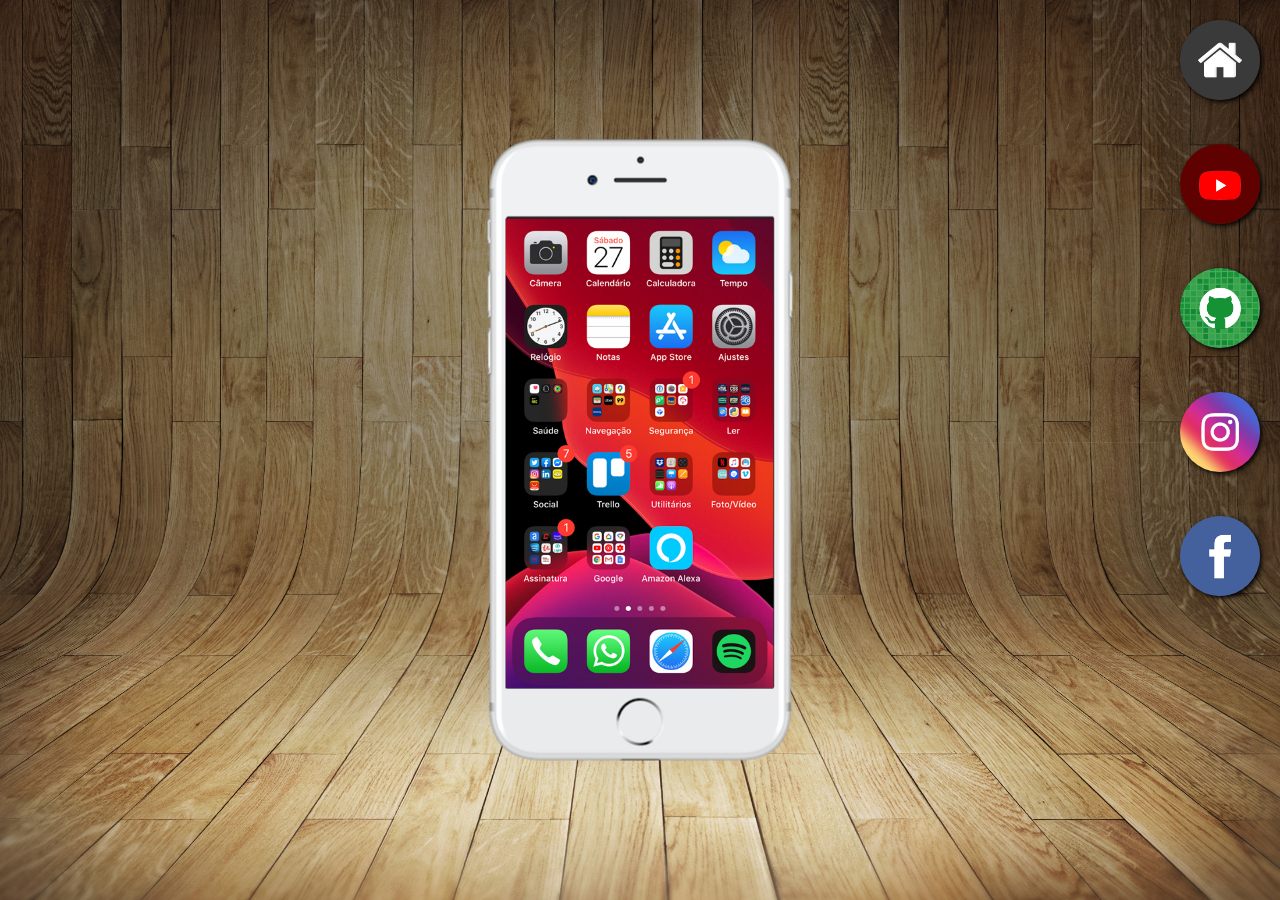
<file: index.html>
<!DOCTYPE html>
<html lang="en">
<head>
    <meta charset="UTF-8">
    <meta http-equiv="X-UA-Compatible" content="IE=edge">
    <meta name="viewport" content="width=device-width, initial-scale=1.0">
    <link rel="stylesheet" href="estilos/style.css">
    <link rel="shortcut icon" href="favicon.ico" type="image/x-icon">
    <title>Projeto Redes Sociais</title>
</head>
<body>
    <main>
        <section id="celular">
            <iframe src="home.html" name="tela" id="tela" frameborder="0">
                Seu navegador não é compatível
            </iframe>
        </section>

        <section >
                <a href="home.html" target="tela"> <img src="imagens/logo-home.jpg"
                alt="home" ></a><br>
                <a href="youtube.html" target="tela"> <img src="imagens/logo-youtube.jpg"
                alt="youtube" ><a><br>
                <a href="github.html" target="tela"> <img src="imagens/logo-github.jpg" alt="logo-github"></a><br>
                <a href="instagram.html" target="tela"> <img src="imagens/logo-instagram.jpg" alt="instagram"></a><br>
                <a href="face.html" target="tela"> <img src="imagens/logo-facebook.jpg" alt="facebook"></a>
               
        </section>

    </main>
    
    
</body>
</html>
</file>
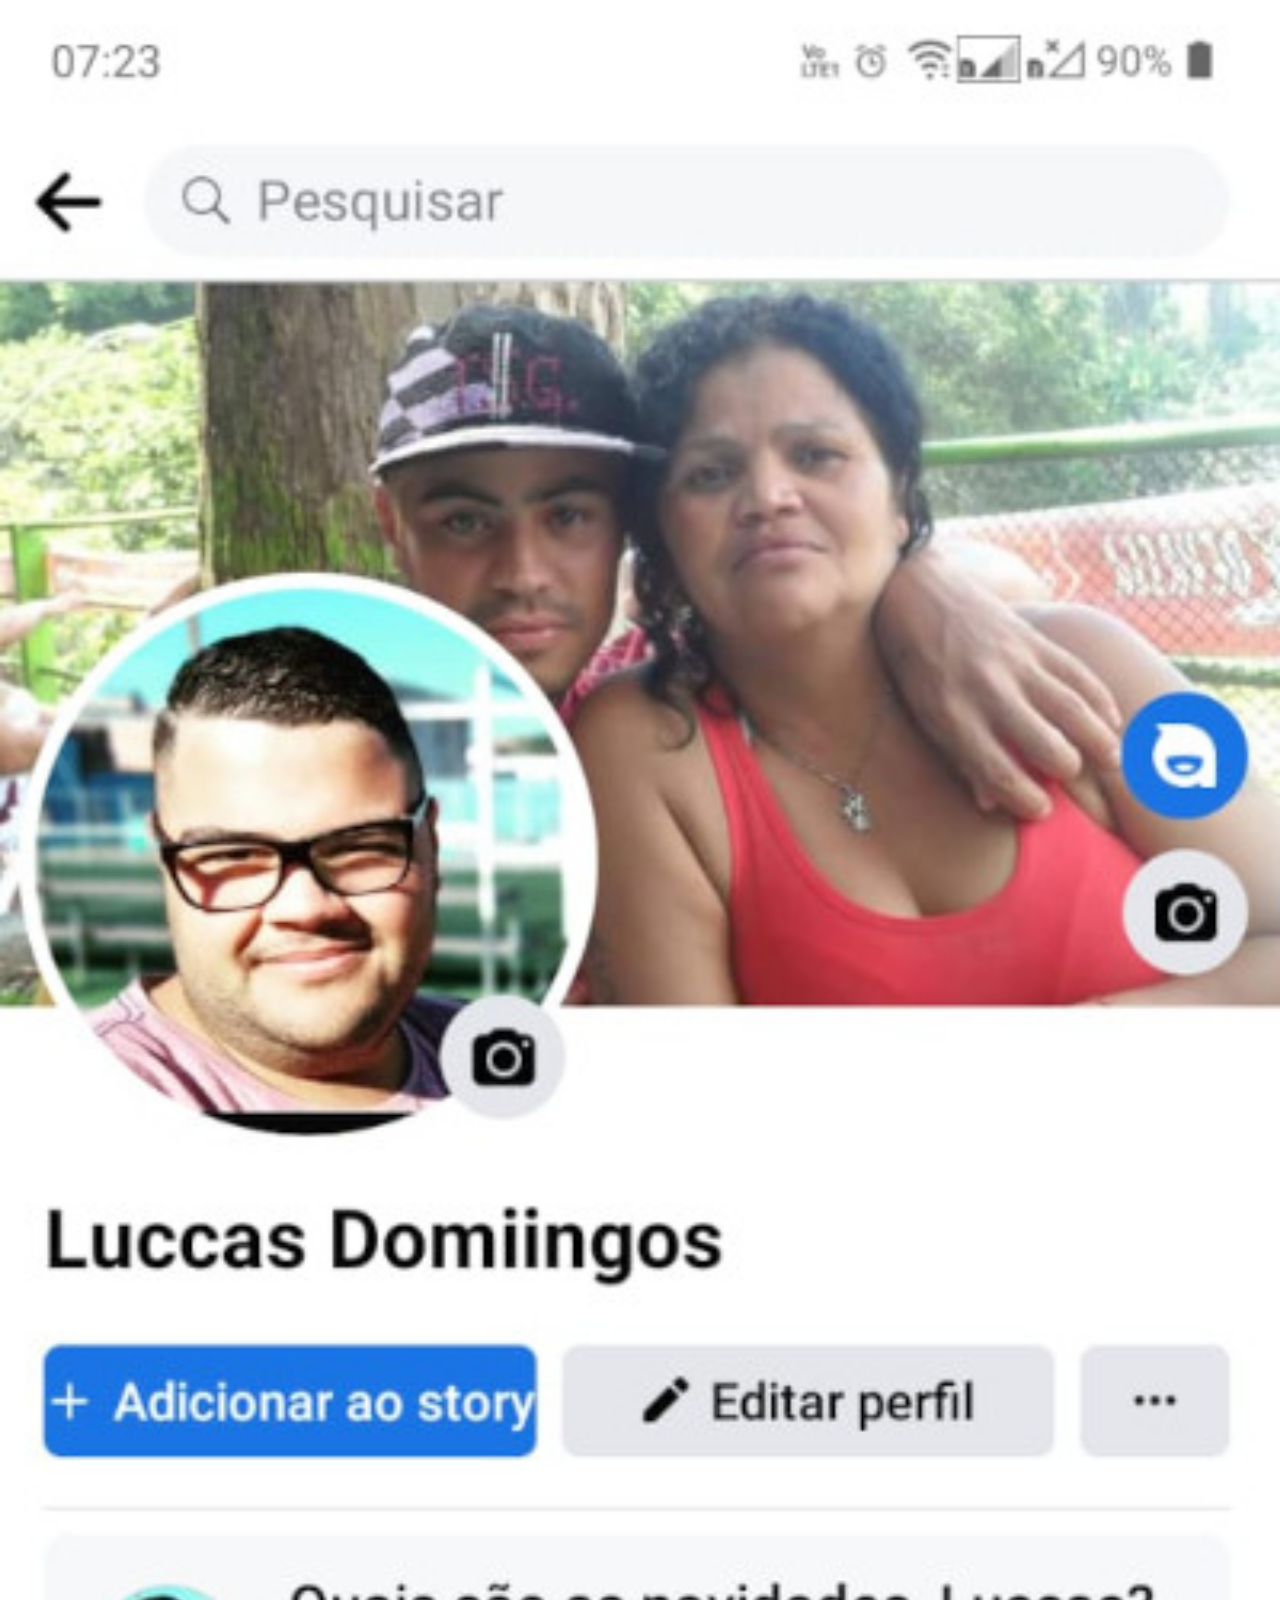
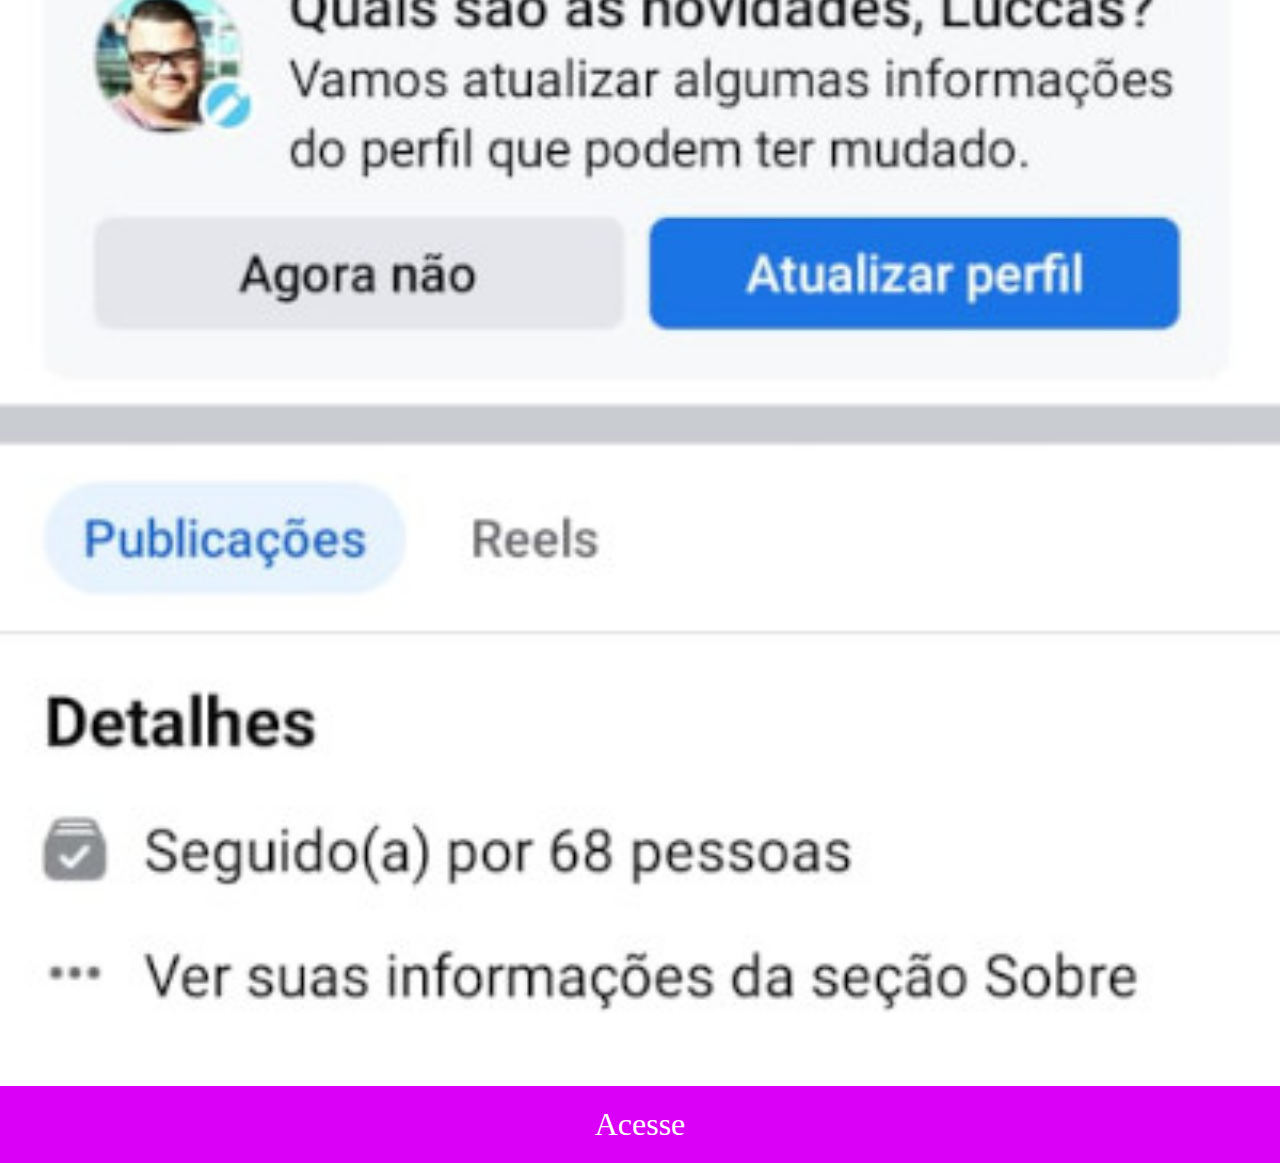
<file: face.html>
<!DOCTYPE html>
<html lang="pt-br">
<head>
    <meta charset="UTF-8">
    <meta http-equiv="X-UA-Compatible" content="IE=edge">
    <meta name="viewport" content="width=device-width, initial-scale=1.0">
    <link rel="stylesheet" href="estilos/social.css">
    <title>facebook</title>
</head>
<body>

    <img src="imagens/tela-face.jpg" alt="facebook">
    <a href="https://www.facebook.com/lucasdomingosd2/" target="_blank">Acesse</a>
    
</body>
</html>
</file>
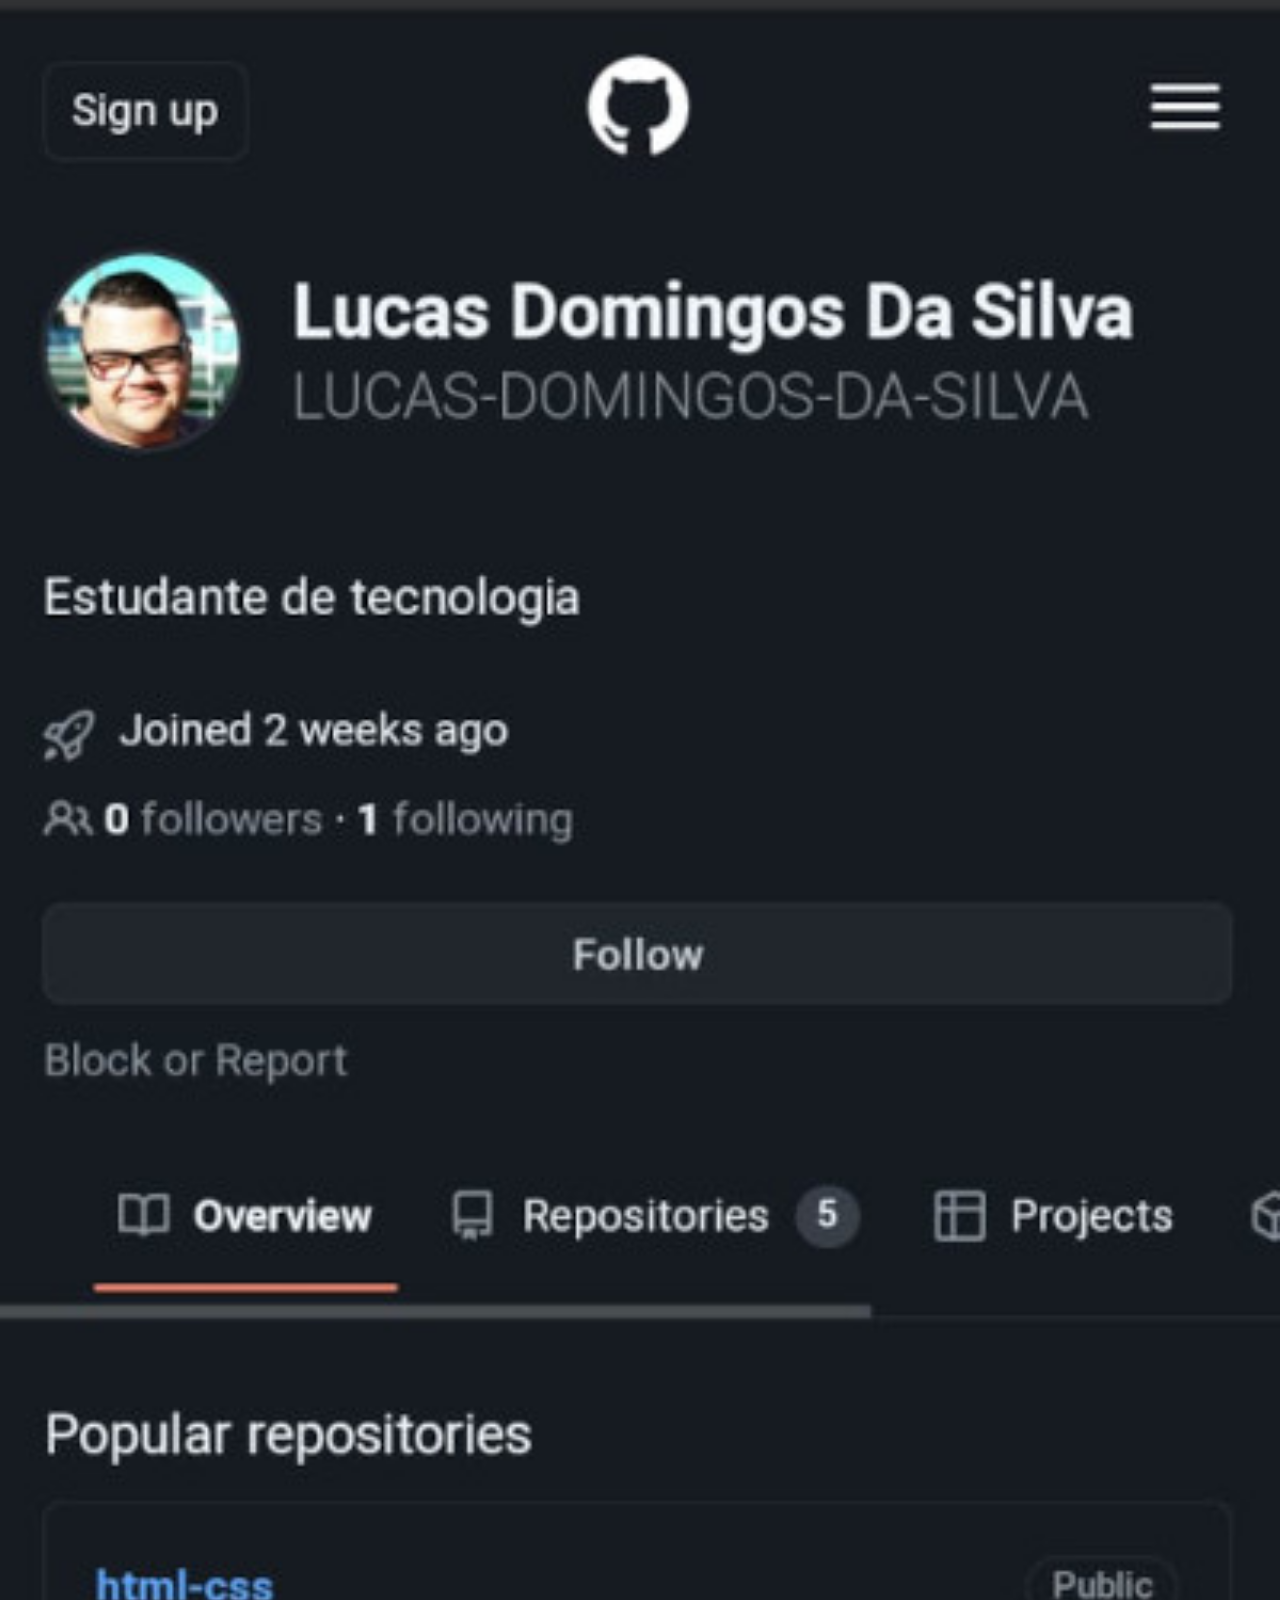
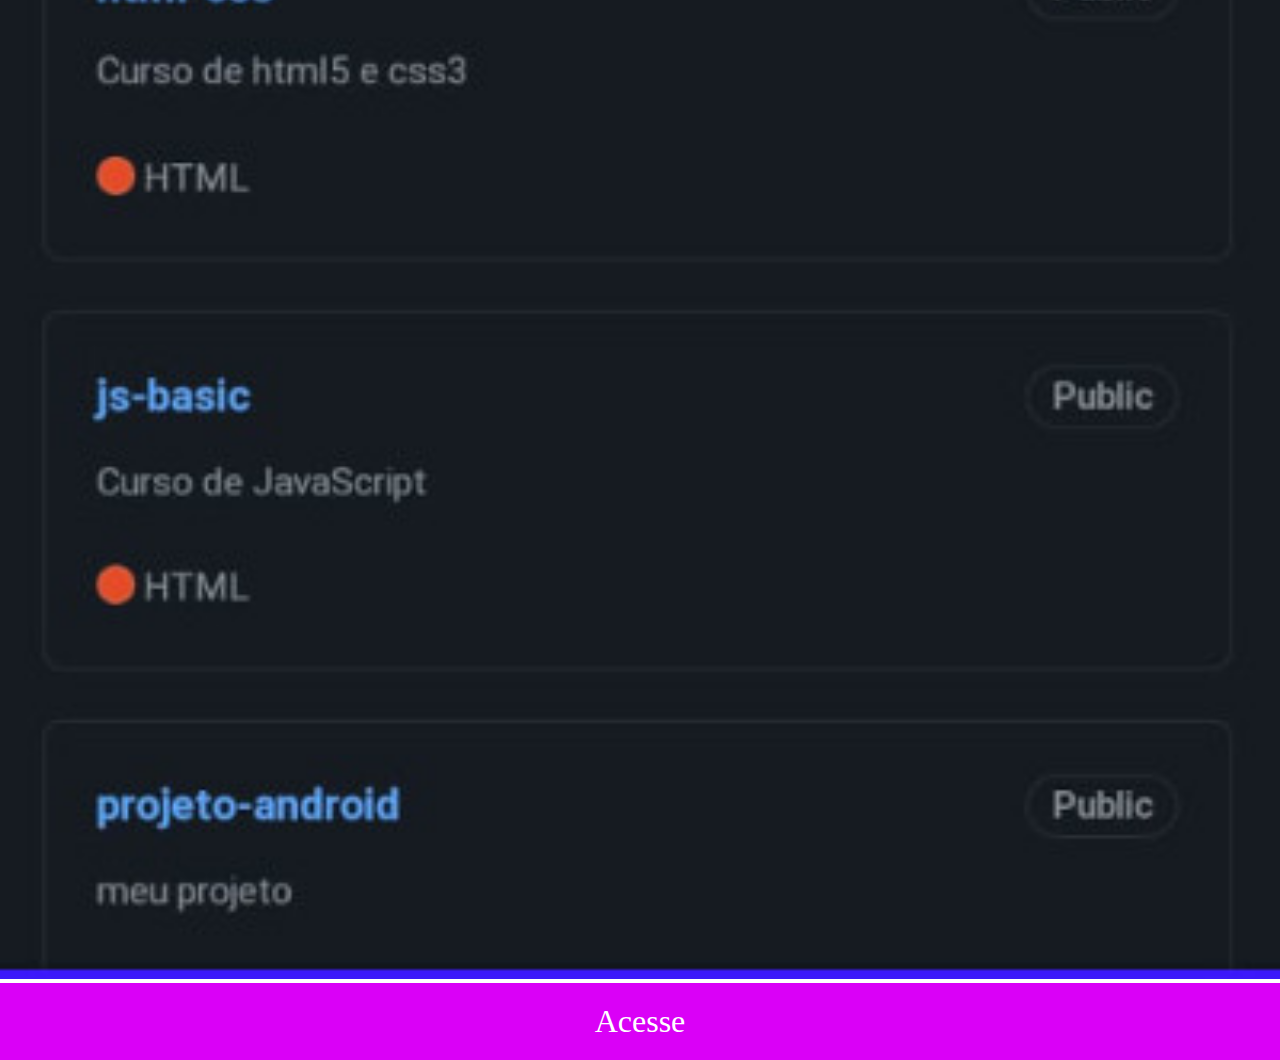
<file: github.html>
<!DOCTYPE html>
<html lang="pr-br">
<head>
    <meta charset="UTF-8">
    <meta http-equiv="X-UA-Compatible" content="IE=edge">
    <meta name="viewport" content="width=device-width, initial-scale=1.0">
    <title>Github</title>
    <link rel="stylesheet" href="estilos/social.css">
</head>
<body>
    <img src="imagens/tela-git.jpg" alt="github">
    <a href="https://github.com/LUCAS-DOMINGOS-DA-SILVA" target="_blank">Acesse</a>
    
</body>
</html>
</file>
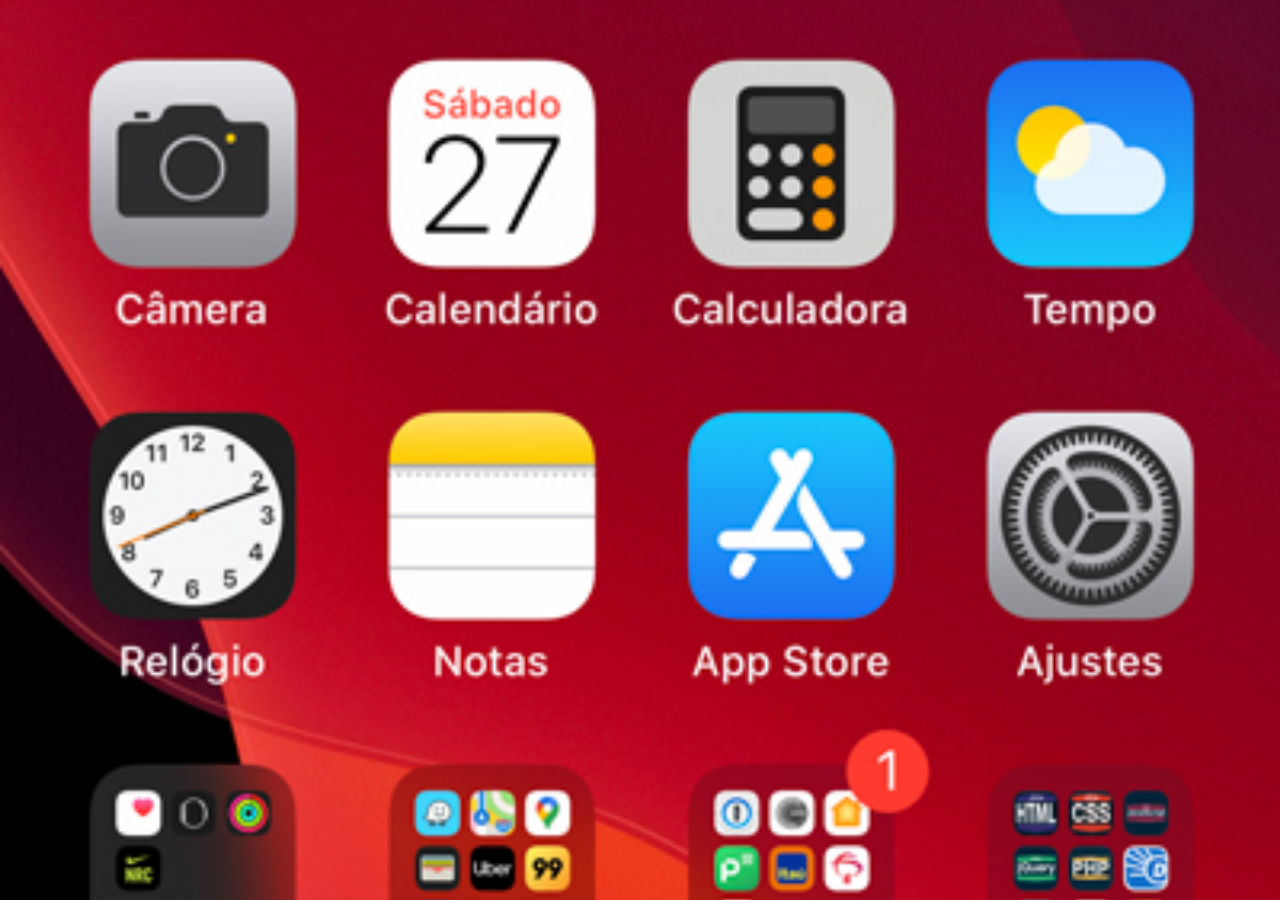
<file: home.html>
<!DOCTYPE html>
<html lang="pt-br">
<head>
    <meta charset="UTF-8">
    <meta http-equiv="X-UA-Compatible" content="IE=edge">
    <meta name="viewport" content="width=device-width, initial-scale=1.0">
    <title>Home</title>
    <style>
        *{
            margin: 0px;
            padding: 0px;
        }

        body{
            width: 100%;
            height: 100%;
            background: black url('imagens/tela-home.jpg') no-repeat top center;
            background-size: cover;
        }
    </style>
</head>
<body>
    
</body>
</html>
</file>
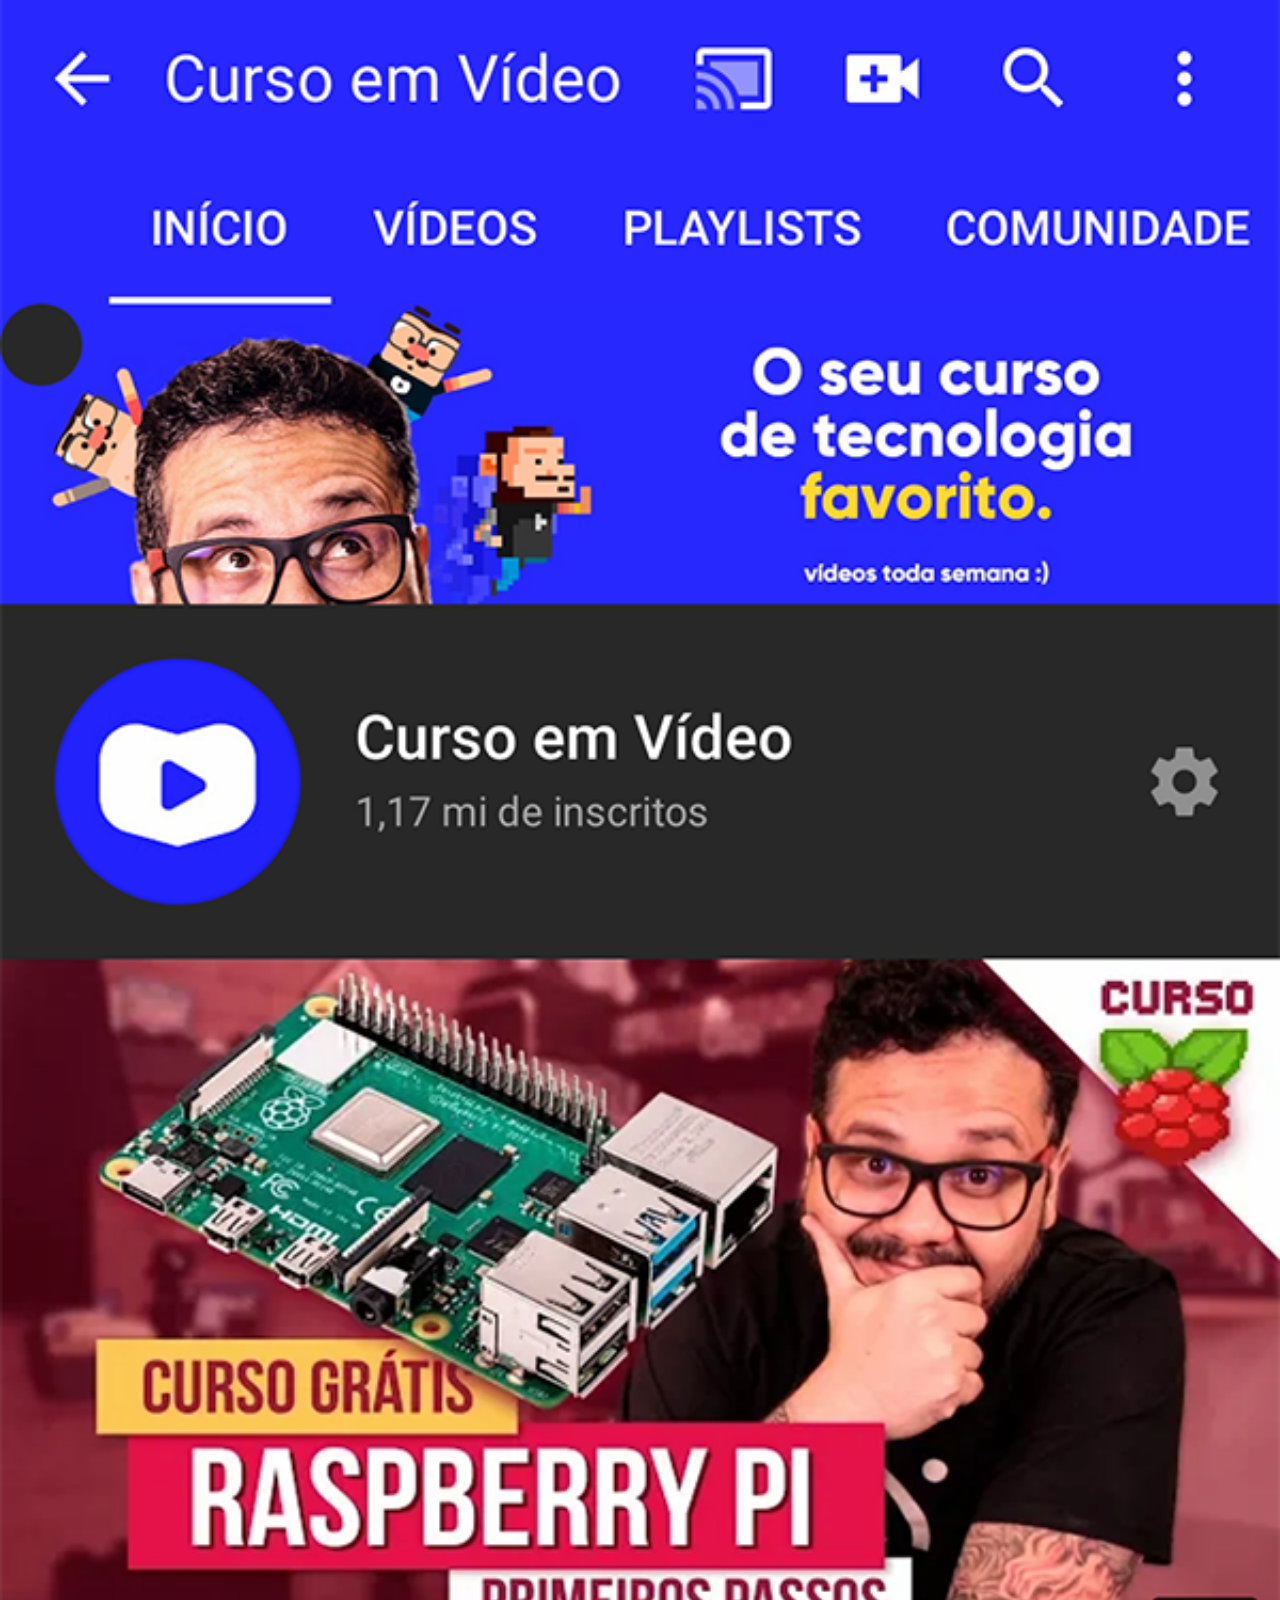
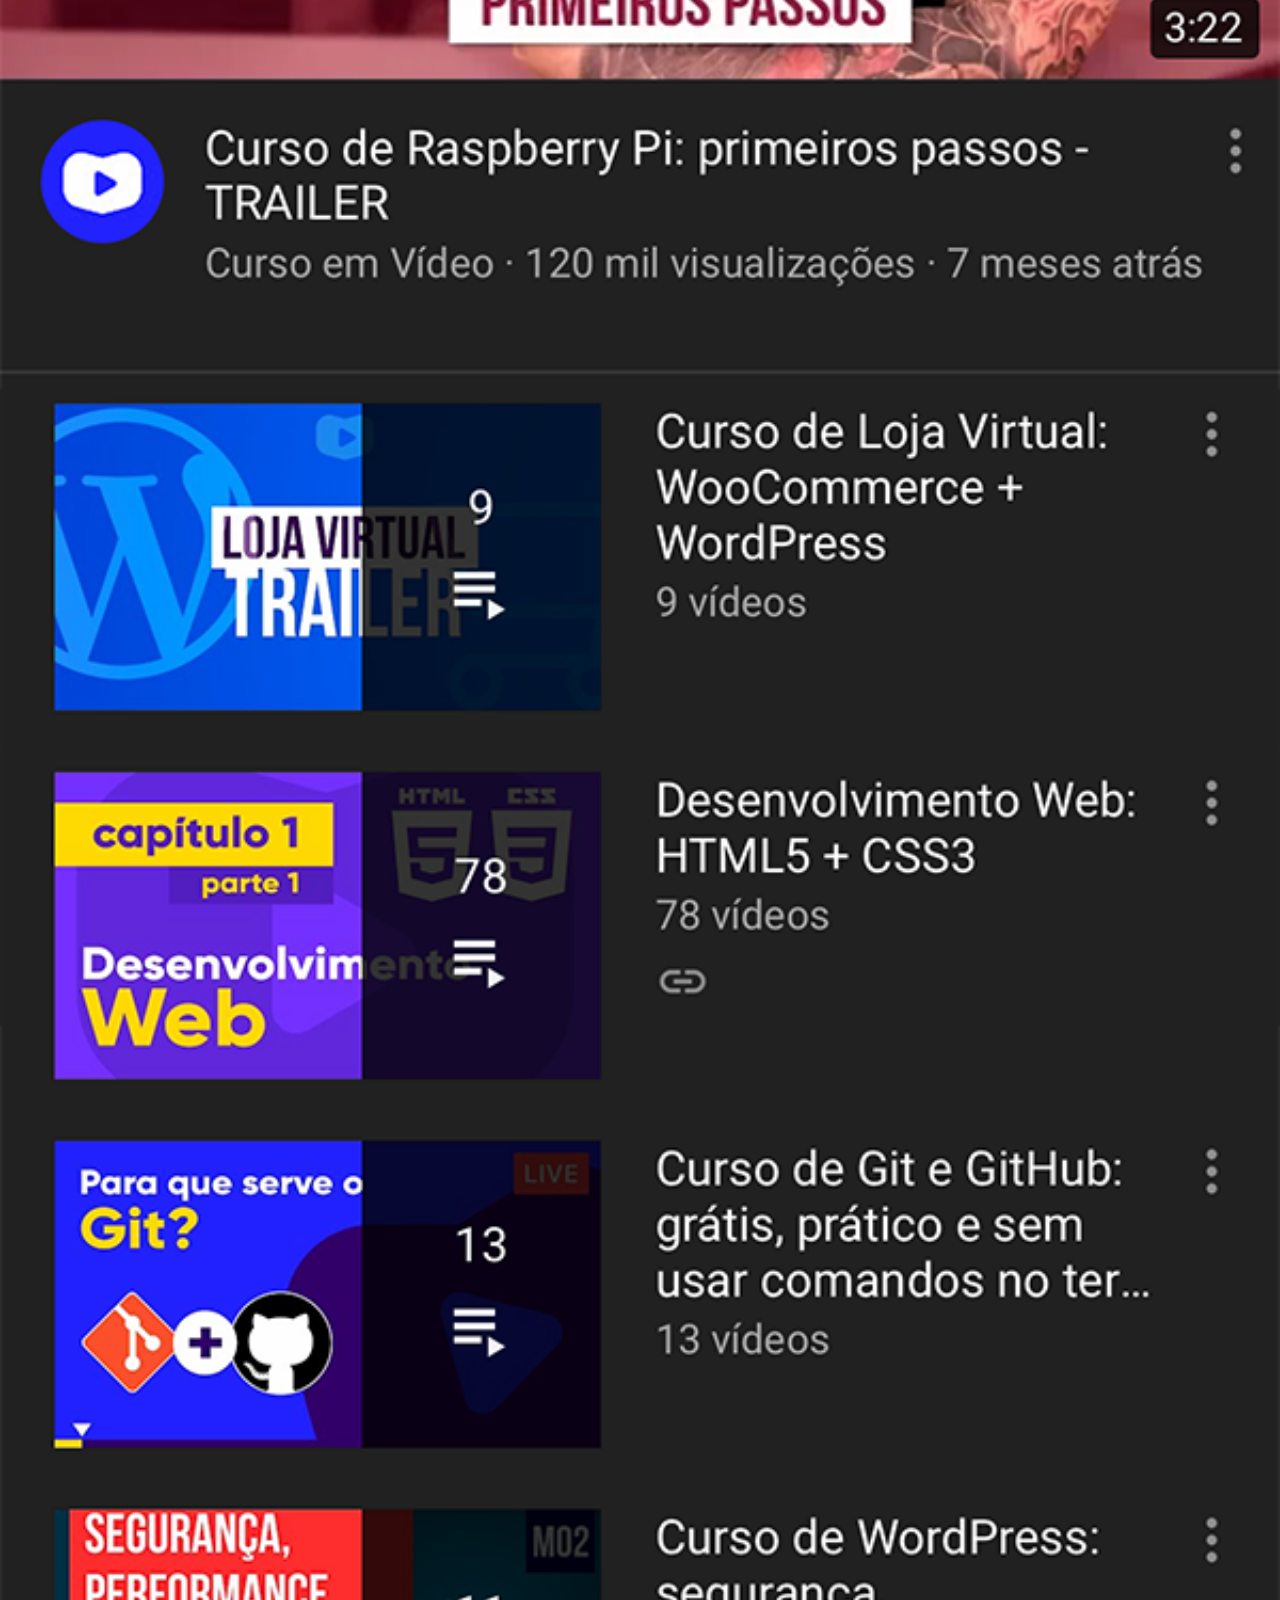
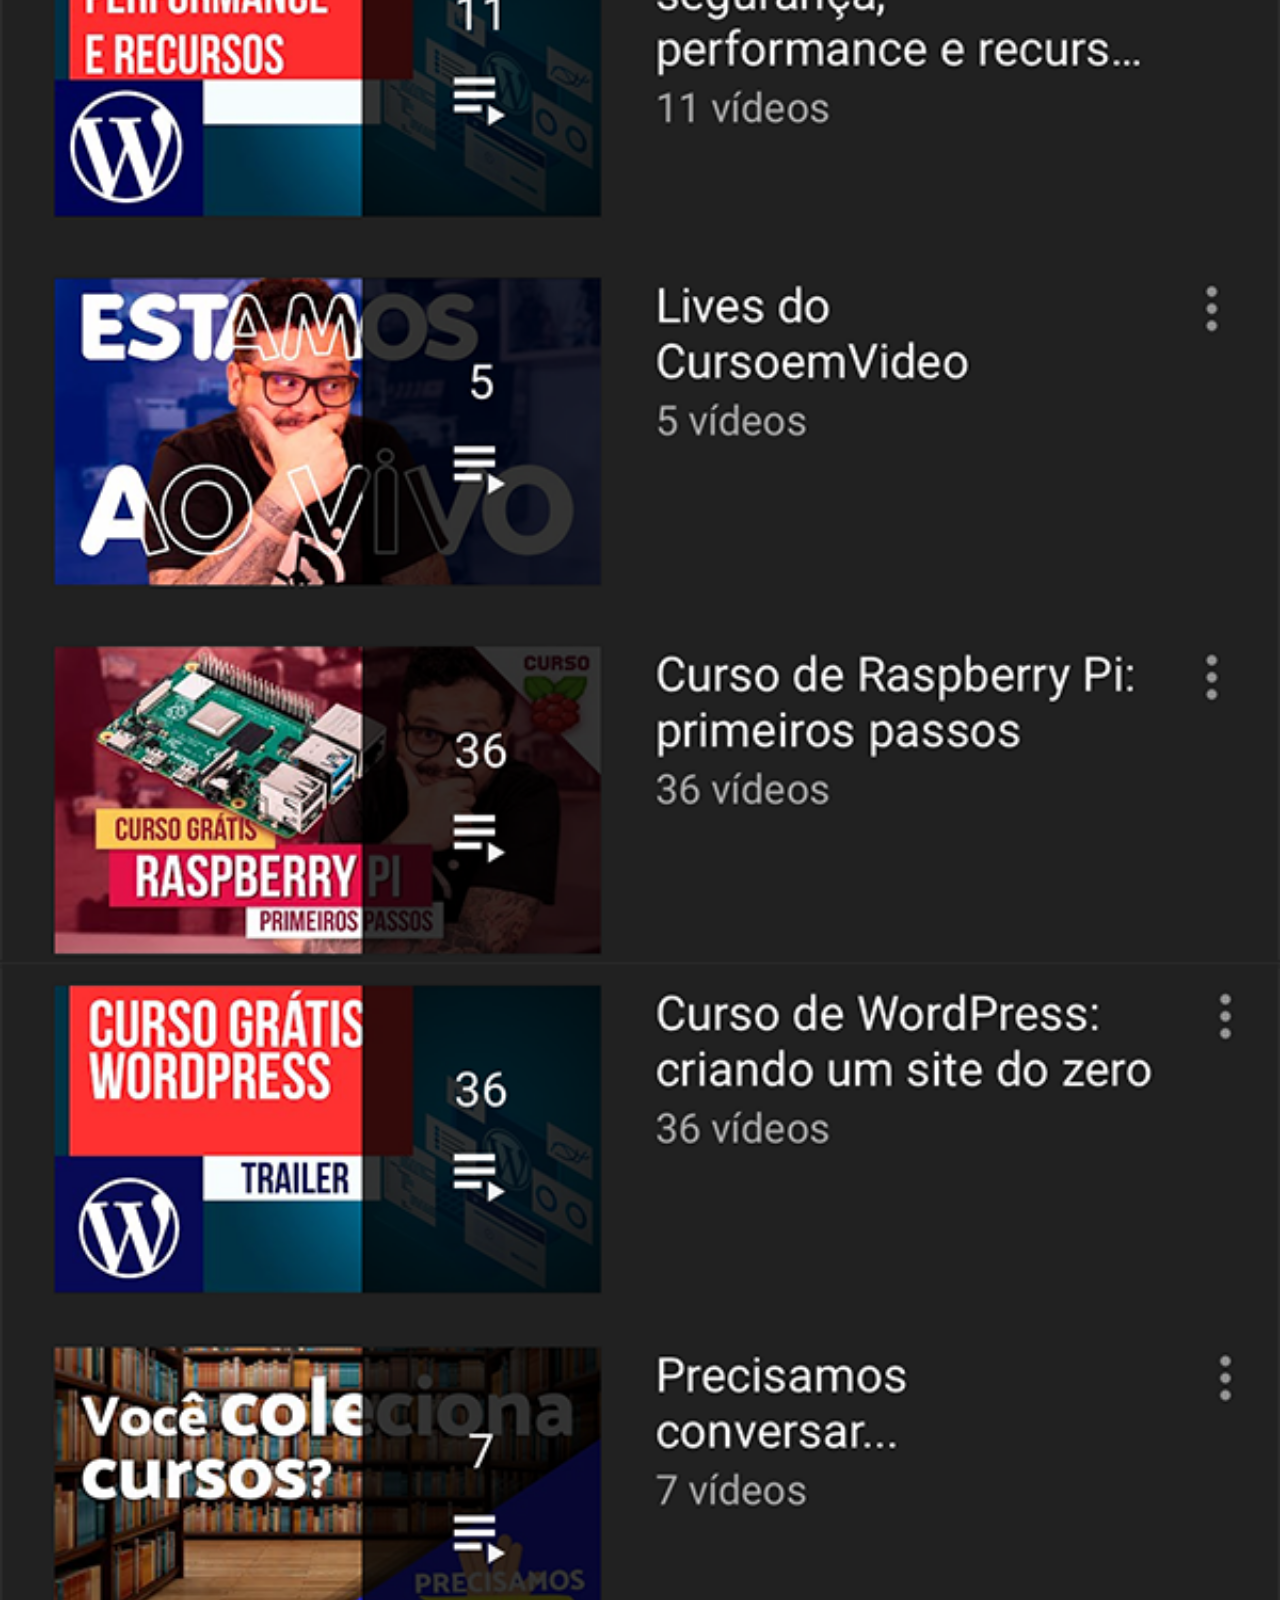
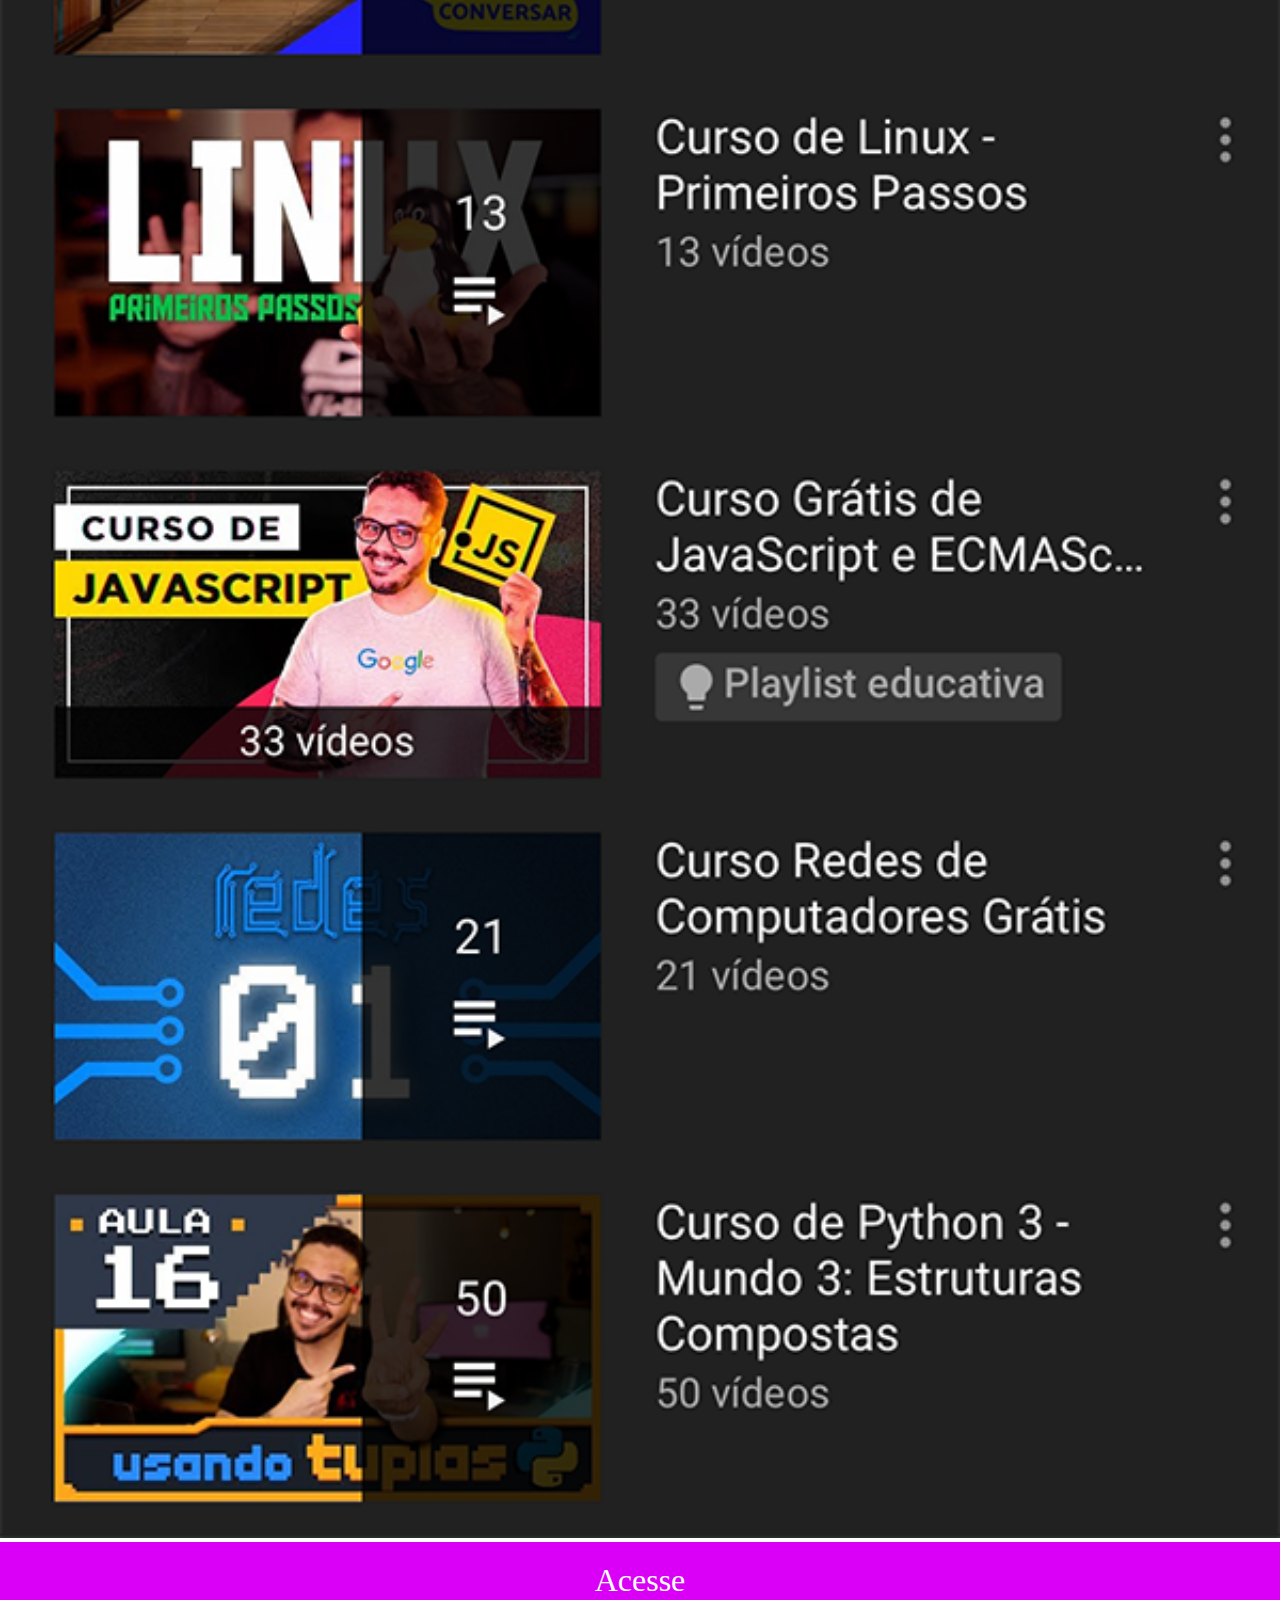
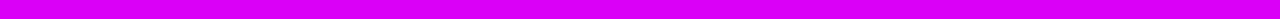
<file: youtube.html>
<!DOCTYPE html>
<html lang="pt-br">
<head>
    <meta charset="UTF-8">
    <meta http-equiv="X-UA-Compatible" content="IE=edge">
    <meta name="viewport" content="width=device-width, initial-scale=1.0">
    <title>youtube</title>
   <link rel="stylesheet" href="estilos/social.css">
</head>
<body>
    <img src="imagens/tela-youtube.png" alt="youtube">
    <a href="https://youtube.com/playlist?list=PLHz_AreHm4dkcVCk2Bn_fdVQ81Fkrh6WT" target="_blank">Acesse</a>

</body>
</html>
</file>
<file: estilos/style.css>
@charset "UTF-8";

*{
    margin: 0px;
    padding: 0px;
    font-family: Arial, Helvetica, sans-serif;
}


html,body{
    height: 100%;
    width: 100%;
    background-color: black;
    
}
body{
    background: url('../imagens/fundo-madeira.jpg')
    no-repeat top center;
    background-size: cover;
    background-attachment: fixed;
}

main{
    height: 100%;
    position: relative;
   
}

#celular{
    position: absolute;
    top: 50%;
    left: 50%;
    transform:translate(-50%,-50%);

/* a parte de cima foi na aula 3 do projeto redes sociais  */
    height: 627px;
    width: 311px;
    background: url('../imagens/frame-iphone.png') no-repeat;

}

iframe#tela{
    position: relative;
    top: 82px;
    left: -22px;
    width: 268px;
    height: 470px;
}

section {
   text-align: right;

   
}

#redes-sociais,img{
    width: 80px;
    margin: 20px;
    border-radius: 50%;
    box-shadow: 2px 2px 5px black;
    box-sizing: border-box;
   
   
}
#redes-sociais, img:hover{
    border: 3px solid rgb(57, 242, 255);
    transform: translate(-4px,-4px);
    transition: transform .3s;
}
</file>
<file: estilos/social.css>
@charset "UTF-8";

*{
    margin: 0px;
    padding: 0px;
}
::-webkit-scrollbar{
    width: 0px;
    height: 0px;
}
img{
    width: 100%;

}

a{
    display: block;
    margin: 0px;
    background-color: rgb(218, 0, 247);
    color: white;
    padding: 20px;
    text-align: center;
    font-size: xx-large;
    text-decoration: none;  
}
a:hover{
    background-color: rgb(18, 18, 19);
}
</file>
